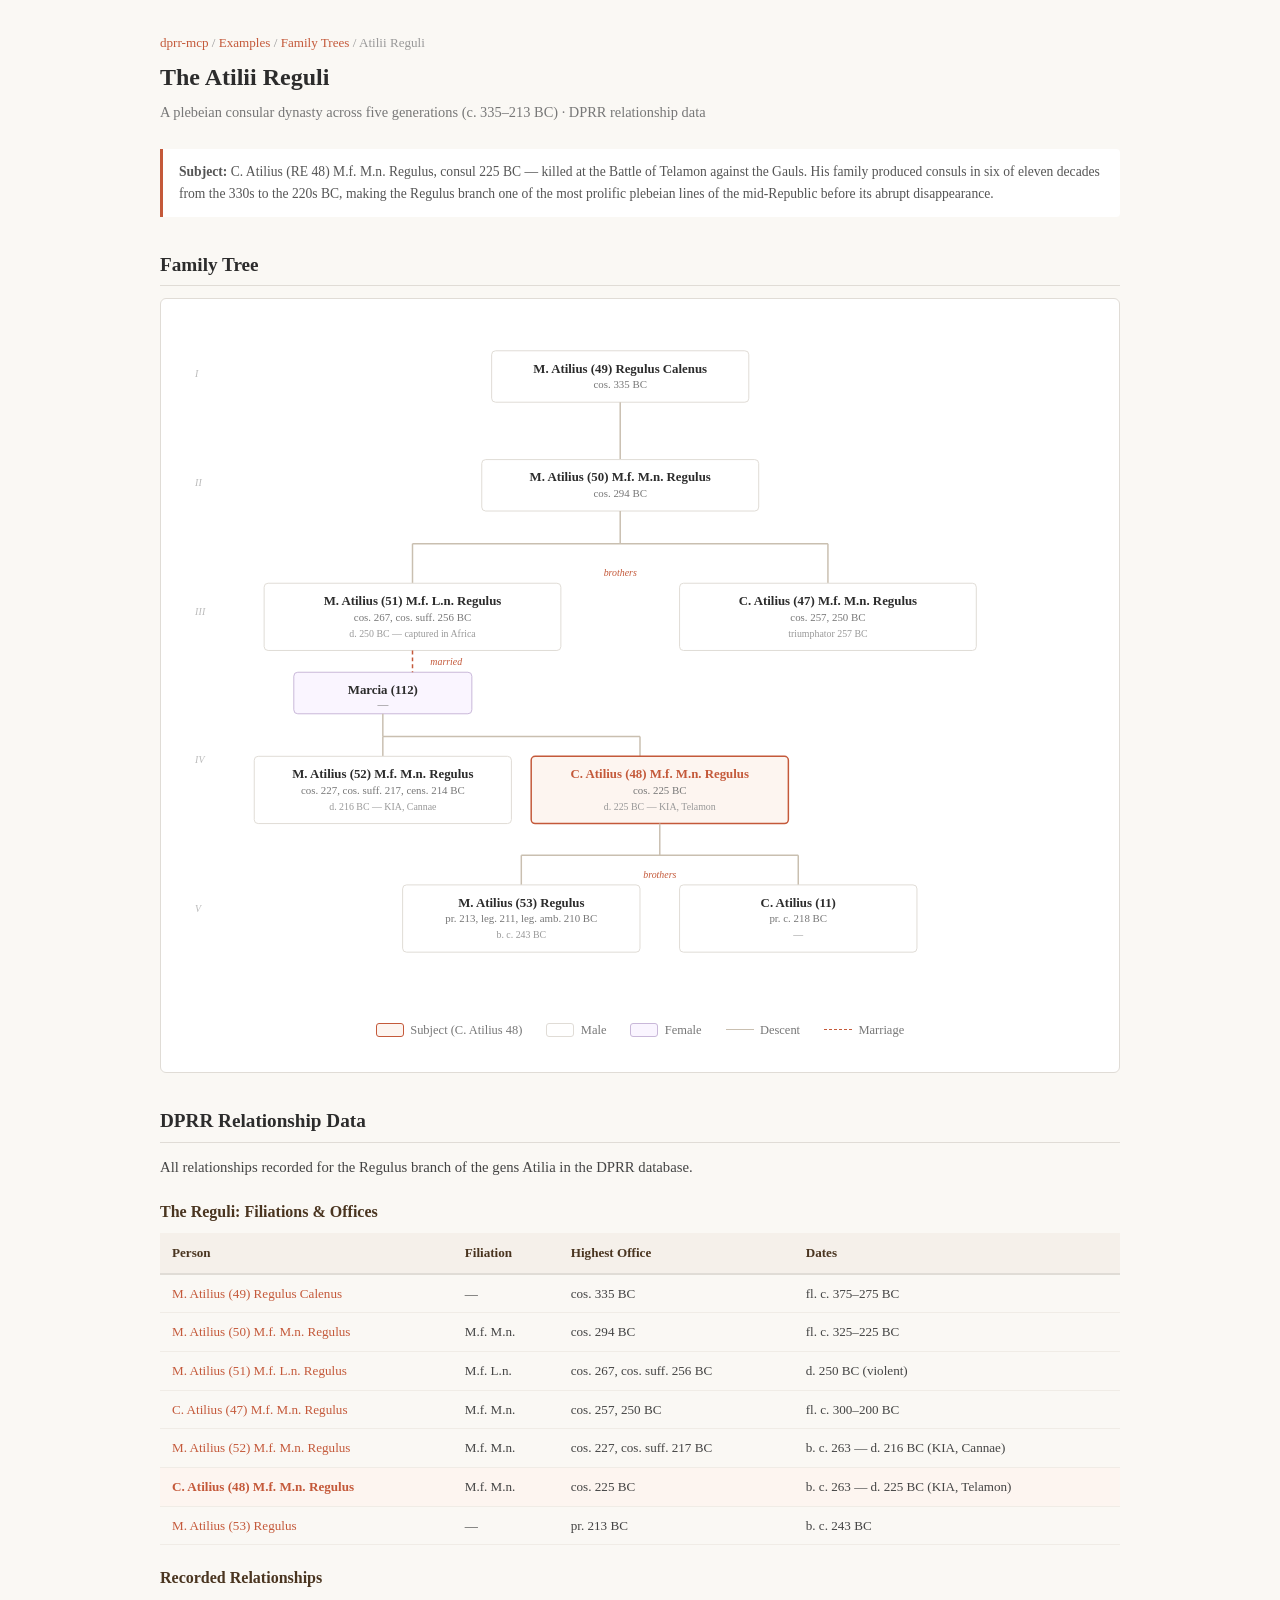
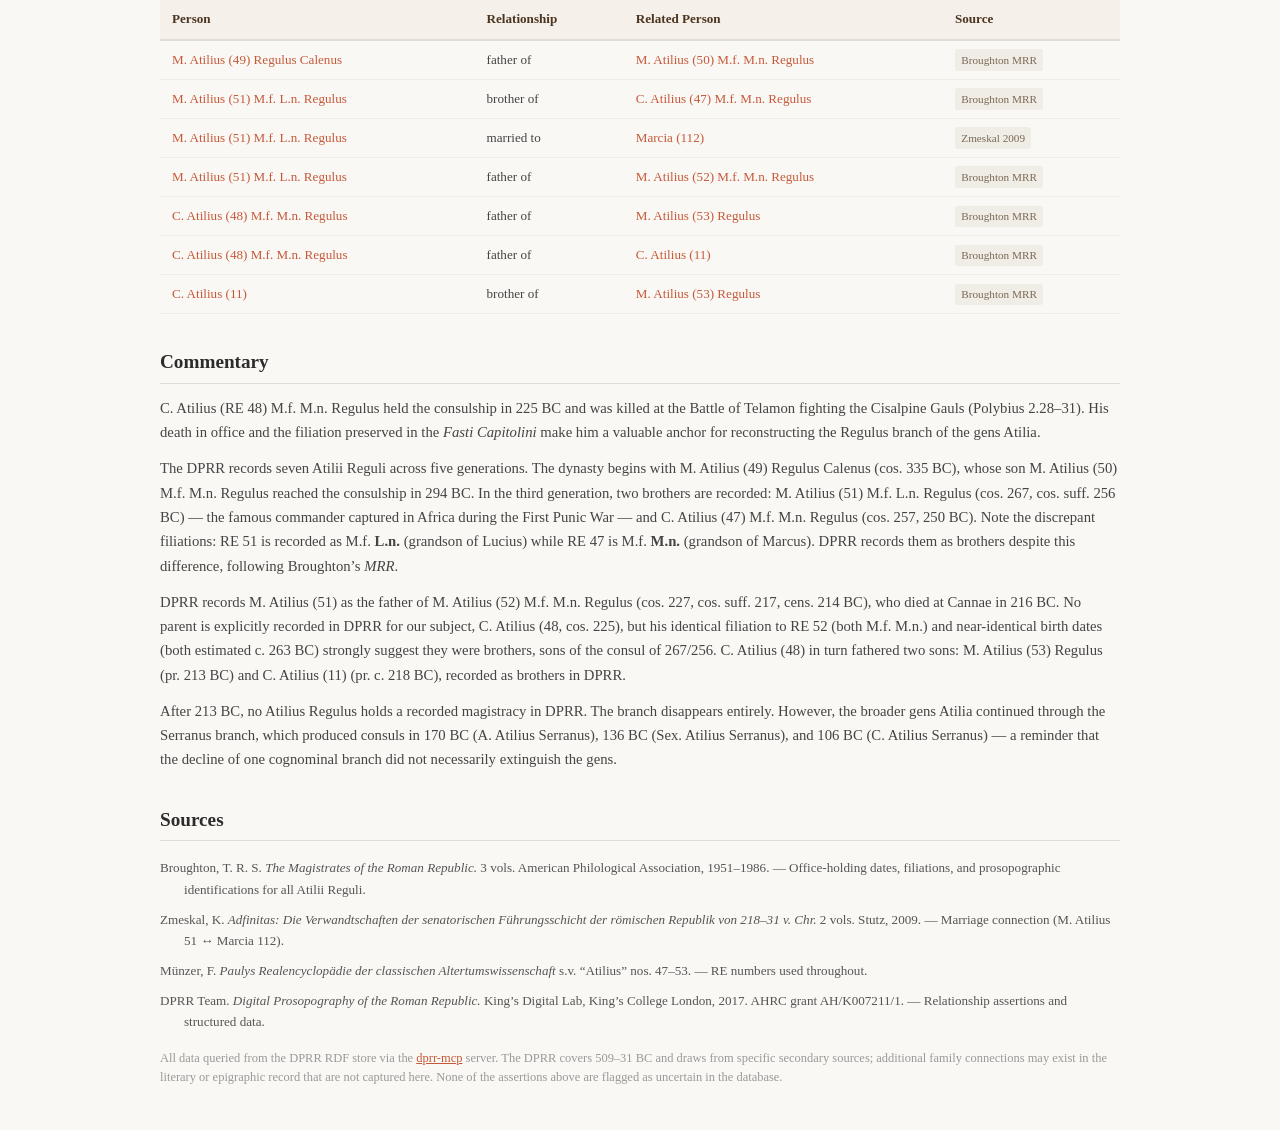
<file: site/examples/family-trees/atilii-reguli/index.html>
<!DOCTYPE html>
<html lang="en">
<head>
<meta charset="UTF-8">
<meta name="viewport" content="width=device-width, initial-scale=1.0">
<title>The Atilii Reguli — dprr-mcp</title>
<style>
  *, *::before, *::after { box-sizing: border-box; }
  body {
    font-family: 'Georgia', serif;
    background: #faf8f4;
    color: #2c2c2c;
    margin: 0;
    display: flex;
    justify-content: center;
    padding: 2rem 1.5rem;
    line-height: 1.65;
  }
  .container {
    max-width: 960px;
    width: 100%;
  }

  /* Header */
  .breadcrumb {
    font-size: 0.82rem;
    color: #999;
    margin-bottom: 0.25rem;
  }
  .breadcrumb a { color: #c4593a; text-decoration: none; }
  .breadcrumb a:hover { text-decoration: underline; }
  h1 {
    font-size: 1.5rem;
    font-weight: 600;
    margin: 0 0 0.25rem;
  }
  .subtitle {
    font-size: 0.9rem;
    color: #777;
    margin-bottom: 1.5rem;
  }

  /* Sections */
  h2 {
    font-size: 1.2rem;
    font-weight: 600;
    color: #2c2c2c;
    margin: 2rem 0 0.75rem;
    padding-bottom: 0.3rem;
    border-bottom: 1px solid #e0dcd6;
  }
  h3 {
    font-size: 1rem;
    font-weight: 600;
    color: #4a3520;
    margin: 1.25rem 0 0.5rem;
  }
  p {
    font-size: 0.92rem;
    color: #444;
    margin: 0 0 0.75rem;
  }
  a { color: #c4593a; }

  /* Tree container */
  .tree-wrap {
    background: #fff;
    border: 1px solid #e0dcd6;
    border-radius: 6px;
    padding: 2rem 1.5rem;
    overflow-x: auto;
    margin-bottom: 1.5rem;
  }

  /* SVG tree */
  .tree-svg {
    display: block;
    margin: 0 auto;
  }
  .tree-svg text {
    font-family: 'Georgia', serif;
    fill: #2c2c2c;
  }
  .tree-svg .name {
    font-size: 13px;
    font-weight: 600;
  }
  .tree-svg .office {
    font-size: 11px;
    fill: #777;
  }
  .tree-svg .date {
    font-size: 10px;
    fill: #999;
  }
  .tree-svg .label {
    font-size: 10px;
    fill: #c4593a;
    font-style: italic;
  }
  .tree-svg .connector {
    stroke: #c9bfb0;
    stroke-width: 1.5;
    fill: none;
  }
  .tree-svg .connector-marriage {
    stroke: #c4593a;
    stroke-width: 1.5;
    stroke-dasharray: 4 3;
    fill: none;
  }
  .tree-svg .node-box {
    fill: #fff;
    stroke: #e0dcd6;
    stroke-width: 1;
    rx: 4;
    ry: 4;
  }
  .tree-svg .node-box-highlight {
    fill: #fdf5f0;
    stroke: #c4593a;
    stroke-width: 1.5;
    rx: 4;
    ry: 4;
  }
  .tree-svg .node-box-female {
    fill: #faf5ff;
    stroke: #c9b8d9;
    stroke-width: 1;
    rx: 4;
    ry: 4;
  }
  .tree-svg .node-box-dead {
    fill: #fff;
    stroke: #e0dcd6;
    stroke-width: 1;
    rx: 4;
    ry: 4;
    stroke-dasharray: 4 3;
  }
  .tree-svg .generation-label {
    font-size: 10px;
    fill: #bbb;
    font-style: italic;
    letter-spacing: 0.03em;
  }

  /* Legend */
  .tree-legend {
    display: flex;
    gap: 1.5rem;
    justify-content: center;
    flex-wrap: wrap;
    margin-top: 1rem;
    font-size: 0.78rem;
    color: #777;
  }
  .tree-legend-item {
    display: flex;
    align-items: center;
    gap: 0.4rem;
  }
  .tree-legend-swatch {
    width: 28px;
    height: 14px;
    border-radius: 3px;
    border: 1px solid #ccc;
  }
  .tree-legend-line {
    width: 28px;
    height: 0;
    border-top: 1.5px solid #c9bfb0;
  }
  .tree-legend-line-marriage {
    width: 28px;
    height: 0;
    border-top: 1.5px dashed #c4593a;
  }

  /* Tables */
  table {
    width: 100%;
    border-collapse: collapse;
    font-size: 0.82rem;
    margin: 0.5rem 0 1rem;
  }
  th {
    background: #f5f0ea;
    padding: 0.55rem 0.75rem;
    text-align: left;
    font-weight: 600;
    color: #4a3520;
    border-bottom: 2px solid #e0dcd6;
  }
  td {
    padding: 0.5rem 0.75rem;
    border-bottom: 1px solid #f0ece6;
    color: #444;
    vertical-align: top;
  }
  tr:hover td { background: #fdf9f4; }

  .person-link {
    color: #c4593a;
    text-decoration: none;
  }
  .person-link:hover { text-decoration: underline; }

  .source-tag {
    display: inline-block;
    font-size: 0.7rem;
    padding: 0.1rem 0.4rem;
    border-radius: 3px;
    background: #f0ece6;
    color: #7a6a55;
    white-space: nowrap;
  }

  /* Callout */
  .callout {
    background: #fff;
    border-left: 3px solid #c4593a;
    border-radius: 0 4px 4px 0;
    padding: 0.75rem 1rem;
    margin: 1rem 0;
    font-size: 0.85rem;
    color: #555;
    line-height: 1.6;
  }
  .callout a { color: #c4593a; }

  /* Bib */
  ul.bib {
    list-style: none;
    padding: 0;
  }
  ul.bib li {
    font-size: 0.82rem;
    color: #555;
    margin-bottom: 0.5rem;
    padding-left: 1.5rem;
    text-indent: -1.5rem;
  }

  .note {
    font-size: 0.78rem;
    color: #999;
    margin-top: 1rem;
    line-height: 1.5;
  }
</style>
</head>
<body>
<div class="container">
  <nav class="breadcrumb">
    <a href="../../../">dprr-mcp</a> / <a href="../../">Examples</a> / <a href="../">Family Trees</a> / Atilii Reguli
  </nav>
  <h1>The Atilii Reguli</h1>
  <p class="subtitle">
    A plebeian consular dynasty across five generations (c. 335&ndash;213 BC)
    &middot; DPRR relationship data
  </p>

  <div class="callout">
    <strong>Subject:</strong> C. Atilius (RE 48) M.f. M.n. Regulus, consul 225 BC &mdash; killed at the
    Battle of Telamon against the Gauls. His family produced consuls in six of eleven decades from the
    330s to the 220s BC, making the Regulus branch one of the most prolific plebeian lines of the
    mid-Republic before its abrupt disappearance.
  </div>

  <!-- SVG Family Tree -->
  <h2>Family Tree</h2>
  <div class="tree-wrap">
    <svg class="tree-svg" viewBox="0 0 920 680" width="100%" height="auto" xmlns="http://www.w3.org/2000/svg">

      <!-- Generation labels -->
      <text class="generation-label" x="10" y="47">I</text>
      <text class="generation-label" x="10" y="157">II</text>
      <text class="generation-label" x="10" y="287">III</text>
      <text class="generation-label" x="10" y="437">IV</text>
      <text class="generation-label" x="10" y="587">V</text>

      <!-- ═══ GENERATION I: M. Atilius Regulus Calenus (cos. 335) ═══ -->
      <rect class="node-box" x="310" y="20" width="260" height="52"/>
      <text class="name" x="440" y="42" text-anchor="middle">M. Atilius (49) Regulus Calenus</text>
      <text class="office" x="440" y="58" text-anchor="middle">cos. 335 BC</text>

      <!-- Gen I → Gen II -->
      <line class="connector" x1="440" y1="72" x2="440" y2="130"/>

      <!-- ═══ GENERATION II: M. Atilius Regulus (cos. 294) ═══ -->
      <rect class="node-box" x="300" y="130" width="280" height="52"/>
      <text class="name" x="440" y="152" text-anchor="middle">M. Atilius (50) M.f. M.n. Regulus</text>
      <text class="office" x="440" y="168" text-anchor="middle">cos. 294 BC</text>

      <!-- Gen II → Gen III (horizontal bar connecting 2 sons) -->
      <line class="connector" x1="440" y1="182" x2="440" y2="215"/>
      <line class="connector" x1="230" y1="215" x2="650" y2="215"/>
      <line class="connector" x1="230" y1="215" x2="230" y2="255"/>
      <line class="connector" x1="650" y1="215" x2="650" y2="255"/>

      <!-- ═══ GENERATION III ═══ -->

      <!-- M. Atilius Regulus (cos. 267, cos. suff. 256) — LEFT -->
      <rect class="node-box" x="80" y="255" width="300" height="68"/>
      <text class="name" x="230" y="277" text-anchor="middle">M. Atilius (51) M.f. L.n. Regulus</text>
      <text class="office" x="230" y="293" text-anchor="middle">cos. 267, cos. suff. 256 BC</text>
      <text class="date" x="230" y="309" text-anchor="middle">d. 250 BC &mdash; captured in Africa</text>

      <!-- Marriage: M. Atilius (51) ═══ Marcia -->
      <rect class="node-box-female" x="110" y="345" width="180" height="42"/>
      <text class="name" x="200" y="367" text-anchor="middle">Marcia (112)</text>
      <text class="office" x="200" y="381" text-anchor="middle">&mdash;</text>
      <line class="connector-marriage" x1="230" y1="323" x2="230" y2="345"/>
      <text class="label" x="248" y="338">married</text>

      <!-- C. Atilius Regulus (cos. 257) — RIGHT -->
      <rect class="node-box" x="500" y="255" width="300" height="68"/>
      <text class="name" x="650" y="277" text-anchor="middle">C. Atilius (47) M.f. M.n. Regulus</text>
      <text class="office" x="650" y="293" text-anchor="middle">cos. 257, 250 BC</text>
      <text class="date" x="650" y="309" text-anchor="middle">triumphator 257 BC</text>

      <!-- Brother label between Gen III nodes -->
      <text class="label" x="440" y="248" text-anchor="middle">brothers</text>

      <!-- Gen III → Gen IV: from M. Atilius (51) down -->
      <line class="connector" x1="200" y1="387" x2="200" y2="410"/>
      <line class="connector" x1="200" y1="410" x2="460" y2="410"/>
      <line class="connector" x1="200" y1="410" x2="200" y2="430"/>
      <line class="connector" x1="460" y1="410" x2="460" y2="430"/>

      <!-- ═══ GENERATION IV ═══ -->

      <!-- M. Atilius Regulus (cos. 227) — LEFT child of cos. 267 -->
      <rect class="node-box" x="70" y="430" width="260" height="68"/>
      <text class="name" x="200" y="452" text-anchor="middle">M. Atilius (52) M.f. M.n. Regulus</text>
      <text class="office" x="200" y="468" text-anchor="middle">cos. 227, cos. suff. 217, cens. 214 BC</text>
      <text class="date" x="200" y="484" text-anchor="middle">d. 216 BC &mdash; KIA, Cannae</text>

      <!-- ★ C. Atilius Regulus (cos. 225) — HIGHLIGHTED, RIGHT child of cos. 267 -->
      <rect class="node-box-highlight" x="350" y="430" width="260" height="68"/>
      <text class="name" x="480" y="452" text-anchor="middle" style="fill:#c4593a;">C. Atilius (48) M.f. M.n. Regulus</text>
      <text class="office" x="480" y="468" text-anchor="middle">cos. 225 BC</text>
      <text class="date" x="480" y="484" text-anchor="middle">d. 225 BC &mdash; KIA, Telamon</text>

      <!-- Gen IV → Gen V: children of C. Atilius (48) cos. 225 -->
      <line class="connector" x1="480" y1="498" x2="480" y2="530"/>
      <line class="connector" x1="340" y1="530" x2="620" y2="530"/>
      <line class="connector" x1="340" y1="530" x2="340" y2="560"/>
      <line class="connector" x1="620" y1="530" x2="620" y2="560"/>

      <!-- ═══ GENERATION V ═══ -->

      <!-- M. Atilius Regulus (pr. 213) -->
      <rect class="node-box" x="220" y="560" width="240" height="68"/>
      <text class="name" x="340" y="582" text-anchor="middle">M. Atilius (53) Regulus</text>
      <text class="office" x="340" y="598" text-anchor="middle">pr. 213, leg. 211, leg. amb. 210 BC</text>
      <text class="date" x="340" y="614" text-anchor="middle">b. c. 243 BC</text>

      <!-- C. Atilius (11) (pr. c. 218) -->
      <rect class="node-box" x="500" y="560" width="240" height="68"/>
      <text class="name" x="620" y="582" text-anchor="middle">C. Atilius (11)</text>
      <text class="office" x="620" y="598" text-anchor="middle">pr. c. 218 BC</text>
      <text class="date" x="620" y="614" text-anchor="middle">&mdash;</text>

      <!-- Brother label between Gen V nodes -->
      <text class="label" x="480" y="553" text-anchor="middle">brothers</text>

    </svg>

    <div class="tree-legend">
      <div class="tree-legend-item">
        <div class="tree-legend-swatch" style="background: #fdf5f0; border-color: #c4593a;"></div>
        <span>Subject (C. Atilius 48)</span>
      </div>
      <div class="tree-legend-item">
        <div class="tree-legend-swatch" style="background: #fff; border-color: #e0dcd6;"></div>
        <span>Male</span>
      </div>
      <div class="tree-legend-item">
        <div class="tree-legend-swatch" style="background: #faf5ff; border-color: #c9b8d9;"></div>
        <span>Female</span>
      </div>
      <div class="tree-legend-item">
        <div class="tree-legend-line"></div>
        <span>Descent</span>
      </div>
      <div class="tree-legend-item">
        <div class="tree-legend-line-marriage"></div>
        <span>Marriage</span>
      </div>
    </div>
  </div>

  <!-- Relationship Table -->
  <h2>DPRR Relationship Data</h2>
  <p>All relationships recorded for the Regulus branch of the gens Atilia in the DPRR database.</p>

  <h3>The Reguli: Filiations &amp; Offices</h3>
  <table>
    <thead>
      <tr>
        <th>Person</th>
        <th>Filiation</th>
        <th>Highest Office</th>
        <th>Dates</th>
      </tr>
    </thead>
    <tbody>
      <tr>
        <td><a class="person-link" href="https://romanrepublic.ac.uk/person/547/" target="_blank" rel="noopener">M. Atilius (49) Regulus Calenus</a></td>
        <td>&mdash;</td>
        <td>cos. 335 BC</td>
        <td>fl. c. 375&ndash;275 BC</td>
      </tr>
      <tr>
        <td><a class="person-link" href="https://romanrepublic.ac.uk/person/647/" target="_blank" rel="noopener">M. Atilius (50) M.f. M.n. Regulus</a></td>
        <td>M.f. M.n.</td>
        <td>cos. 294 BC</td>
        <td>fl. c. 325&ndash;225 BC</td>
      </tr>
      <tr>
        <td><a class="person-link" href="https://romanrepublic.ac.uk/person/703/" target="_blank" rel="noopener">M. Atilius (51) M.f. L.n. Regulus</a></td>
        <td>M.f. L.n.</td>
        <td>cos. 267, cos. suff. 256 BC</td>
        <td>d. 250 BC (violent)</td>
      </tr>
      <tr>
        <td><a class="person-link" href="https://romanrepublic.ac.uk/person/732/" target="_blank" rel="noopener">C. Atilius (47) M.f. M.n. Regulus</a></td>
        <td>M.f. M.n.</td>
        <td>cos. 257, 250 BC</td>
        <td>fl. c. 300&ndash;200 BC</td>
      </tr>
      <tr>
        <td><a class="person-link" href="https://romanrepublic.ac.uk/person/806/" target="_blank" rel="noopener">M. Atilius (52) M.f. M.n. Regulus</a></td>
        <td>M.f. M.n.</td>
        <td>cos. 227, cos. suff. 217 BC</td>
        <td>b. c. 263 &mdash; d. 216 BC (KIA, Cannae)</td>
      </tr>
      <tr style="background: #fdf5f0;">
        <td><a class="person-link" href="https://romanrepublic.ac.uk/person/813/" target="_blank" rel="noopener"><strong>C. Atilius (48) M.f. M.n. Regulus</strong></a></td>
        <td>M.f. M.n.</td>
        <td>cos. 225 BC</td>
        <td>b. c. 263 &mdash; d. 225 BC (KIA, Telamon)</td>
      </tr>
      <tr>
        <td><a class="person-link" href="https://romanrepublic.ac.uk/person/912/" target="_blank" rel="noopener">M. Atilius (53) Regulus</a></td>
        <td>&mdash;</td>
        <td>pr. 213 BC</td>
        <td>b. c. 243 BC</td>
      </tr>
    </tbody>
  </table>

  <h3>Recorded Relationships</h3>
  <table>
    <thead>
      <tr>
        <th>Person</th>
        <th>Relationship</th>
        <th>Related Person</th>
        <th>Source</th>
      </tr>
    </thead>
    <tbody>
      <tr>
        <td><a class="person-link" href="https://romanrepublic.ac.uk/person/547/" target="_blank" rel="noopener">M. Atilius (49) Regulus Calenus</a></td>
        <td>father of</td>
        <td><a class="person-link" href="https://romanrepublic.ac.uk/person/647/" target="_blank" rel="noopener">M. Atilius (50) M.f. M.n. Regulus</a></td>
        <td><span class="source-tag">Broughton MRR</span></td>
      </tr>
      <tr>
        <td><a class="person-link" href="https://romanrepublic.ac.uk/person/703/" target="_blank" rel="noopener">M. Atilius (51) M.f. L.n. Regulus</a></td>
        <td>brother of</td>
        <td><a class="person-link" href="https://romanrepublic.ac.uk/person/732/" target="_blank" rel="noopener">C. Atilius (47) M.f. M.n. Regulus</a></td>
        <td><span class="source-tag">Broughton MRR</span></td>
      </tr>
      <tr>
        <td><a class="person-link" href="https://romanrepublic.ac.uk/person/703/" target="_blank" rel="noopener">M. Atilius (51) M.f. L.n. Regulus</a></td>
        <td>married to</td>
        <td><a class="person-link" href="https://romanrepublic.ac.uk/person/3861/" target="_blank" rel="noopener">Marcia (112)</a></td>
        <td><span class="source-tag">Zmeskal 2009</span></td>
      </tr>
      <tr>
        <td><a class="person-link" href="https://romanrepublic.ac.uk/person/703/" target="_blank" rel="noopener">M. Atilius (51) M.f. L.n. Regulus</a></td>
        <td>father of</td>
        <td><a class="person-link" href="https://romanrepublic.ac.uk/person/806/" target="_blank" rel="noopener">M. Atilius (52) M.f. M.n. Regulus</a></td>
        <td><span class="source-tag">Broughton MRR</span></td>
      </tr>
      <tr>
        <td><a class="person-link" href="https://romanrepublic.ac.uk/person/813/" target="_blank" rel="noopener">C. Atilius (48) M.f. M.n. Regulus</a></td>
        <td>father of</td>
        <td><a class="person-link" href="https://romanrepublic.ac.uk/person/912/" target="_blank" rel="noopener">M. Atilius (53) Regulus</a></td>
        <td><span class="source-tag">Broughton MRR</span></td>
      </tr>
      <tr>
        <td><a class="person-link" href="https://romanrepublic.ac.uk/person/813/" target="_blank" rel="noopener">C. Atilius (48) M.f. M.n. Regulus</a></td>
        <td>father of</td>
        <td><a class="person-link" href="https://romanrepublic.ac.uk/person/888/" target="_blank" rel="noopener">C. Atilius (11)</a></td>
        <td><span class="source-tag">Broughton MRR</span></td>
      </tr>
      <tr>
        <td><a class="person-link" href="https://romanrepublic.ac.uk/person/888/" target="_blank" rel="noopener">C. Atilius (11)</a></td>
        <td>brother of</td>
        <td><a class="person-link" href="https://romanrepublic.ac.uk/person/912/" target="_blank" rel="noopener">M. Atilius (53) Regulus</a></td>
        <td><span class="source-tag">Broughton MRR</span></td>
      </tr>
    </tbody>
  </table>

  <!-- Commentary -->
  <h2>Commentary</h2>
  <p>
    C. Atilius (RE 48) M.f. M.n. Regulus held the consulship in 225 BC and was killed at the Battle of
    Telamon fighting the Cisalpine Gauls (Polybius 2.28&ndash;31). His death in office and the filiation
    preserved in the <em>Fasti Capitolini</em> make him a valuable anchor for reconstructing the Regulus
    branch of the gens Atilia.
  </p>
  <p>
    The DPRR records seven Atilii Reguli across five generations. The dynasty begins with M. Atilius (49)
    Regulus Calenus (cos. 335 BC), whose son M. Atilius (50) M.f. M.n. Regulus reached the consulship in
    294 BC. In the third generation, two brothers are recorded: M. Atilius (51) M.f. L.n. Regulus
    (cos. 267, cos. suff. 256 BC) &mdash; the famous commander captured in Africa during the First Punic
    War &mdash; and C. Atilius (47) M.f. M.n. Regulus (cos. 257, 250 BC). Note the discrepant filiations:
    RE 51 is recorded as M.f. <strong>L.n.</strong> (grandson of Lucius) while RE 47 is M.f. <strong>M.n.</strong>
    (grandson of Marcus). DPRR records them as brothers despite this difference, following Broughton&rsquo;s
    <em>MRR</em>.
  </p>
  <p>
    DPRR records M. Atilius (51) as the father of M. Atilius (52) M.f. M.n. Regulus (cos. 227, cos. suff.
    217, cens. 214 BC), who died at Cannae in 216 BC. No parent is explicitly recorded in DPRR for our
    subject, C. Atilius (48, cos. 225), but his identical filiation to RE 52 (both M.f. M.n.) and near-identical
    birth dates (both estimated c. 263 BC) strongly suggest they were brothers, sons of the consul of
    267/256. C. Atilius (48) in turn fathered two sons: M. Atilius (53) Regulus (pr. 213 BC) and
    C. Atilius (11) (pr. c. 218 BC), recorded as brothers in DPRR.
  </p>
  <p>
    After 213 BC, no Atilius Regulus holds a recorded magistracy in DPRR. The branch disappears entirely.
    However, the broader gens Atilia continued through the Serranus branch, which produced consuls in
    170 BC (A. Atilius Serranus), 136 BC (Sex. Atilius Serranus), and 106 BC (C. Atilius Serranus) &mdash;
    a reminder that the decline of one cognominal branch did not necessarily extinguish the gens.
  </p>

  <!-- Sources -->
  <h2>Sources</h2>
  <ul class="bib">
    <li>Broughton, T. R. S. <em>The Magistrates of the Roman Republic.</em> 3 vols. American Philological Association, 1951&ndash;1986. &mdash; Office-holding dates, filiations, and prosopographic identifications for all Atilii Reguli.</li>
    <li>Zmeskal, K. <em>Adfinitas: Die Verwandtschaften der senatorischen F&uuml;hrungsschicht der r&ouml;mischen Republik von 218&ndash;31 v. Chr.</em> 2 vols. Stutz, 2009. &mdash; Marriage connection (M. Atilius 51 &harr; Marcia 112).</li>
    <li>M&uuml;nzer, F. <em>Paulys Realencyclop&auml;die der classischen Altertumswissenschaft</em> s.v. &ldquo;Atilius&rdquo; nos. 47&ndash;53. &mdash; RE numbers used throughout.</li>
    <li>DPRR Team. <em>Digital Prosopography of the Roman Republic.</em> King&rsquo;s Digital Lab, King&rsquo;s College London, 2017. AHRC grant AH/K007211/1. &mdash; Relationship assertions and structured data.</li>
  </ul>

  <p class="note">
    All data queried from the DPRR RDF store via the
    <a href="https://github.com/gillisandrew/dprr-mcp">dprr-mcp</a> server.
    The DPRR covers 509&ndash;31 BC and draws from specific secondary sources;
    additional family connections may exist in the literary or epigraphic record
    that are not captured here. None of the assertions above are flagged as uncertain
    in the database.
  </p>
</div>
</body>
</html>
</file>
